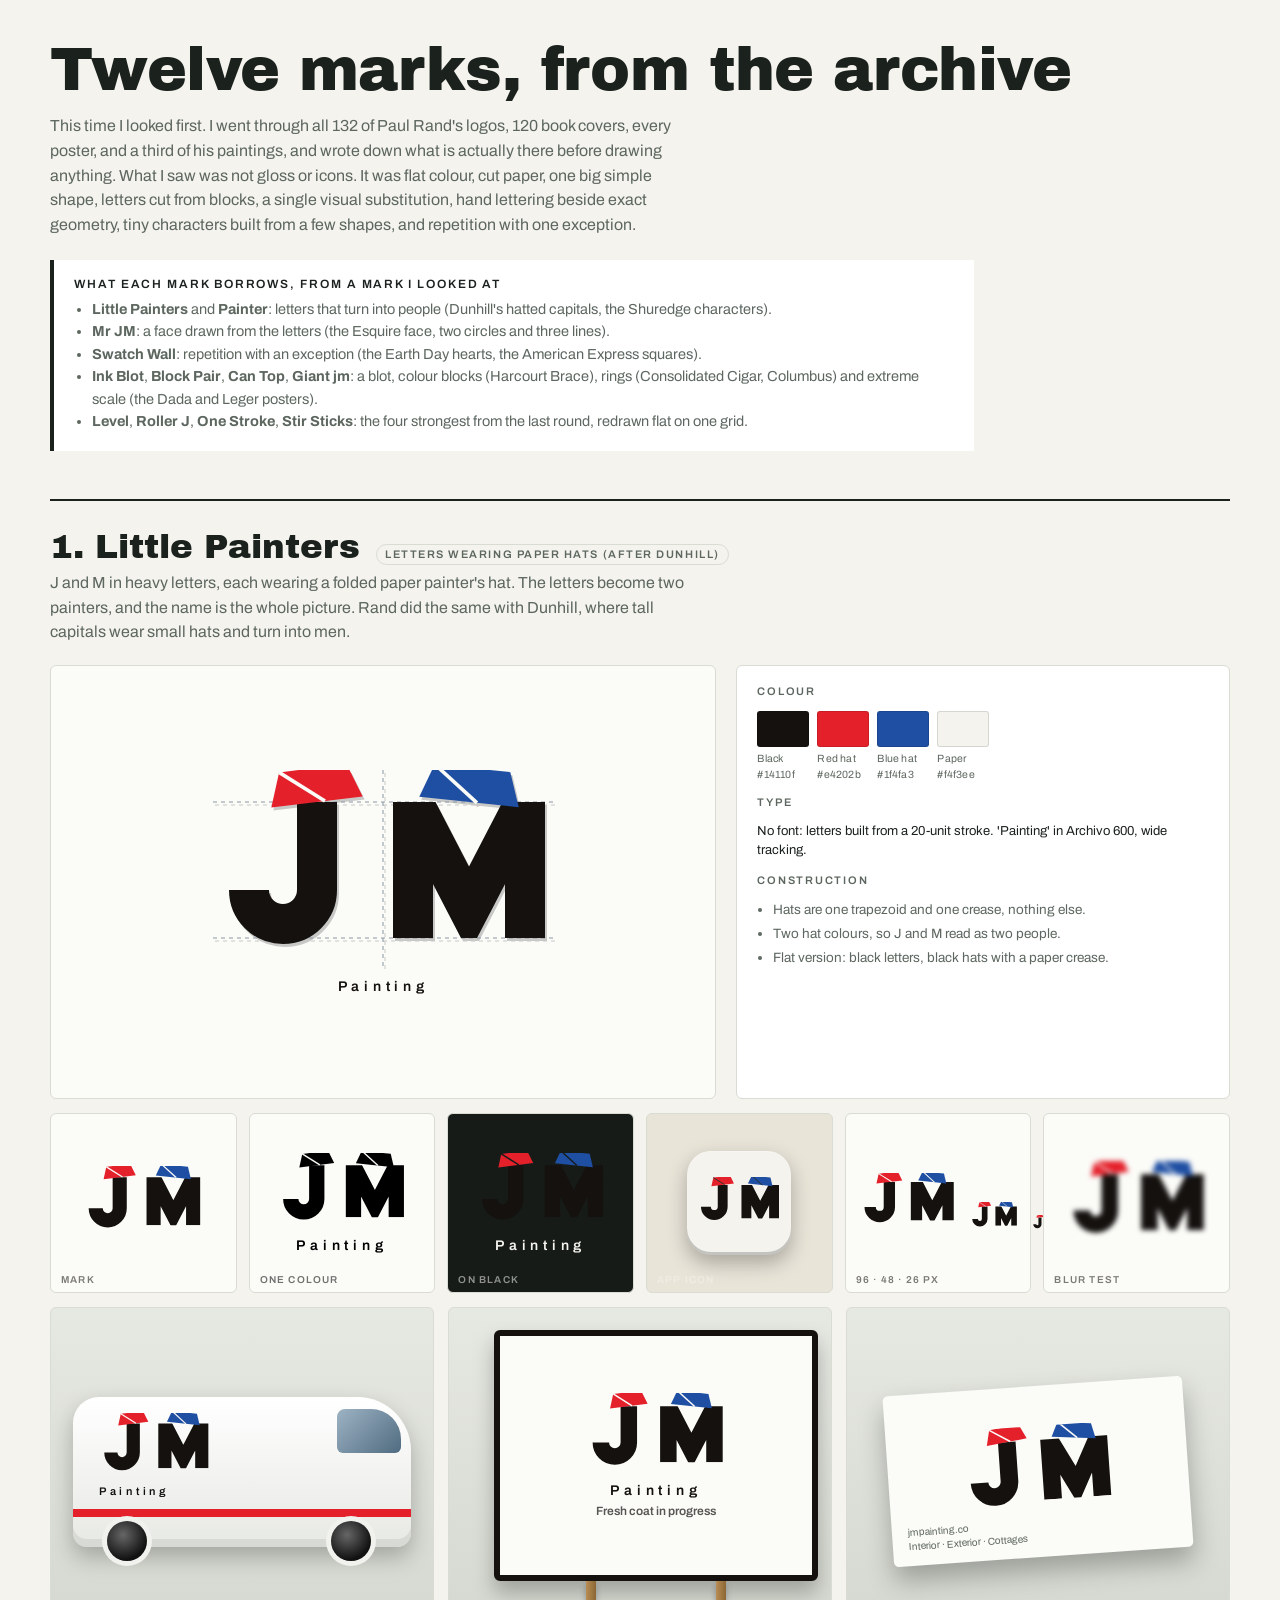
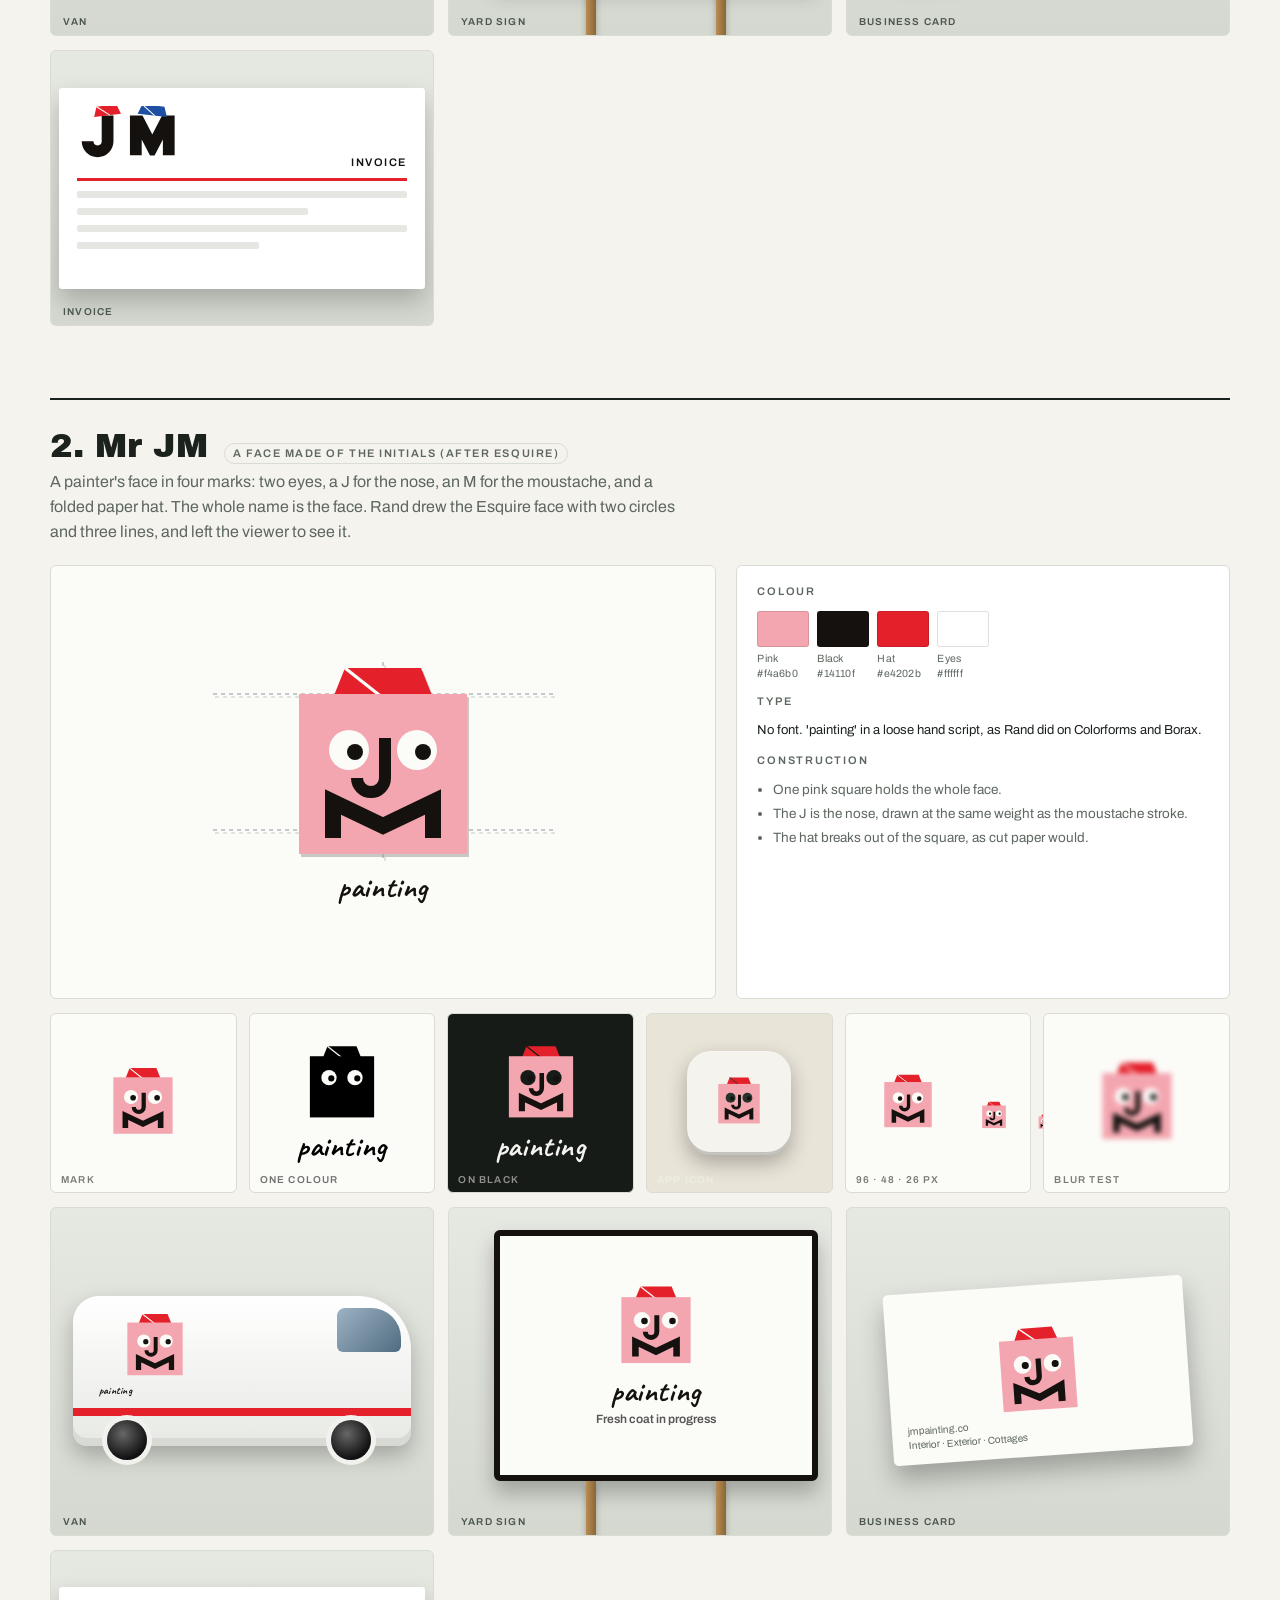
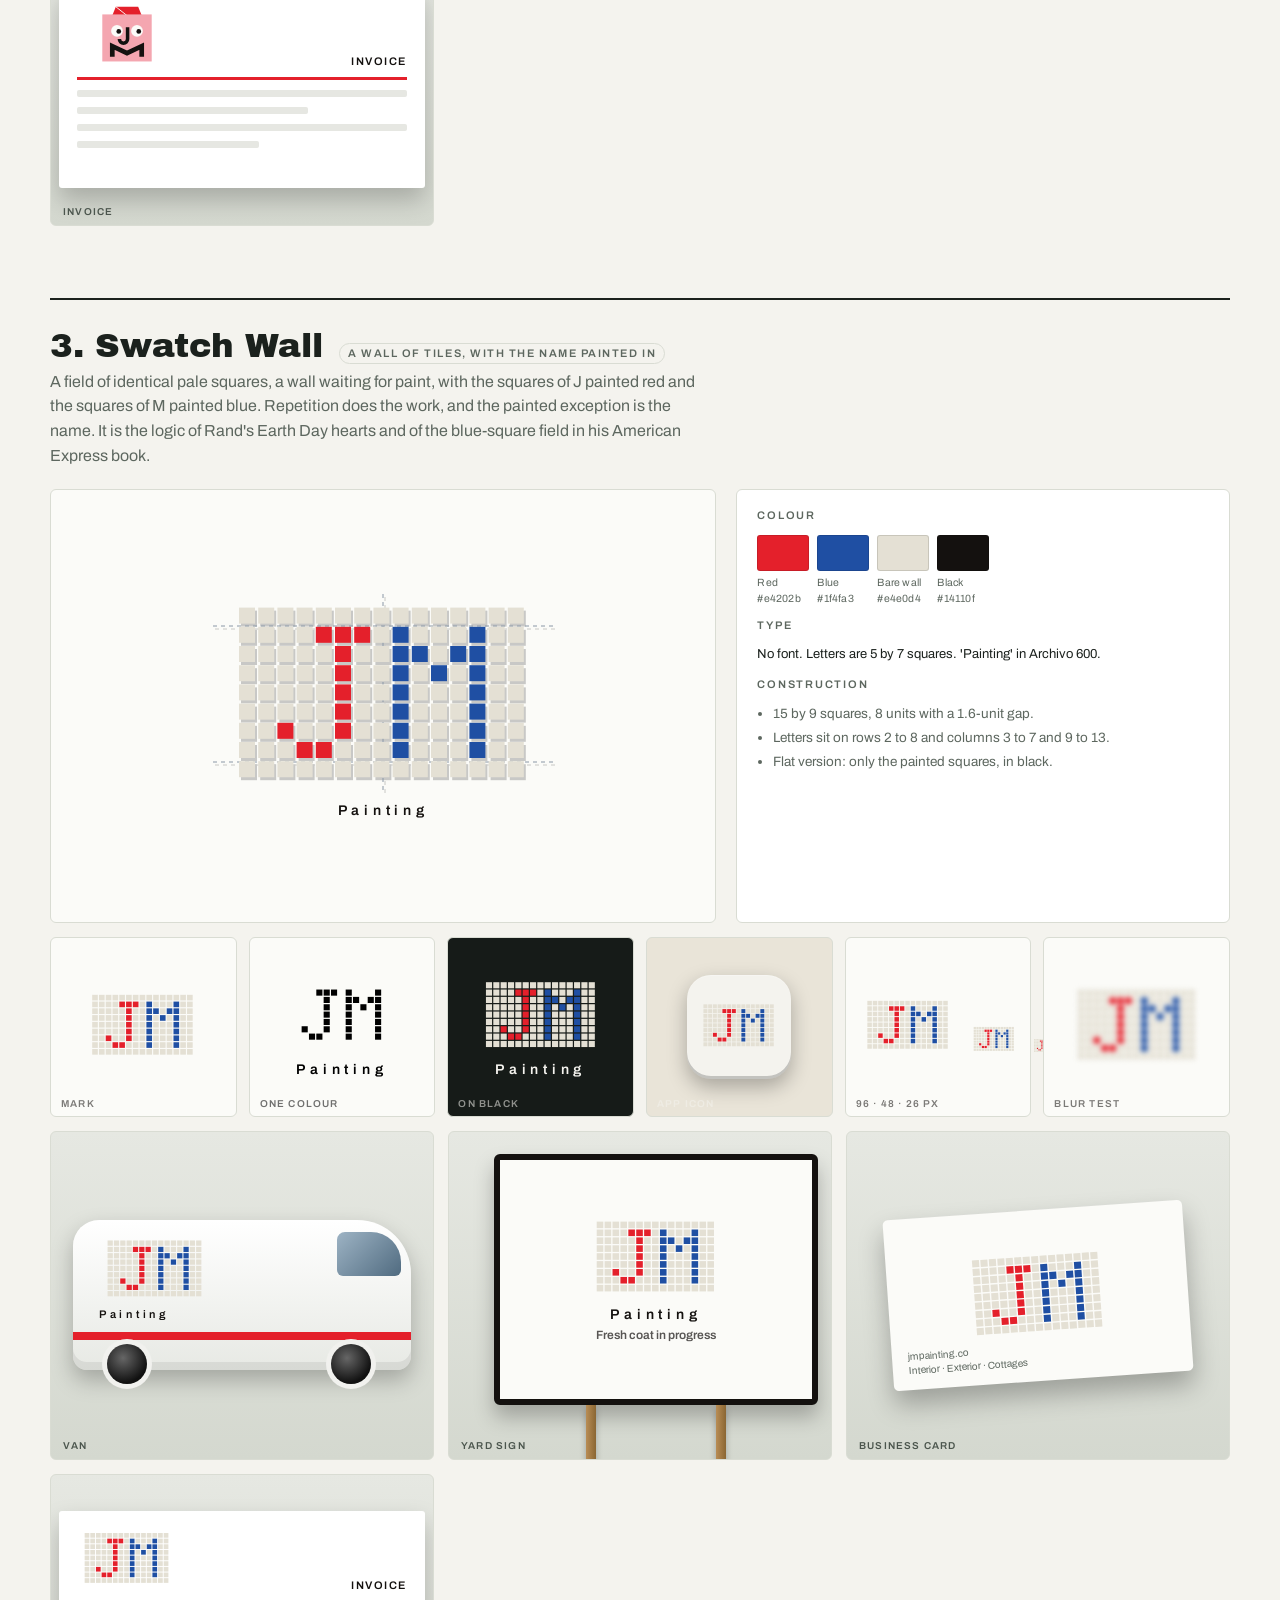
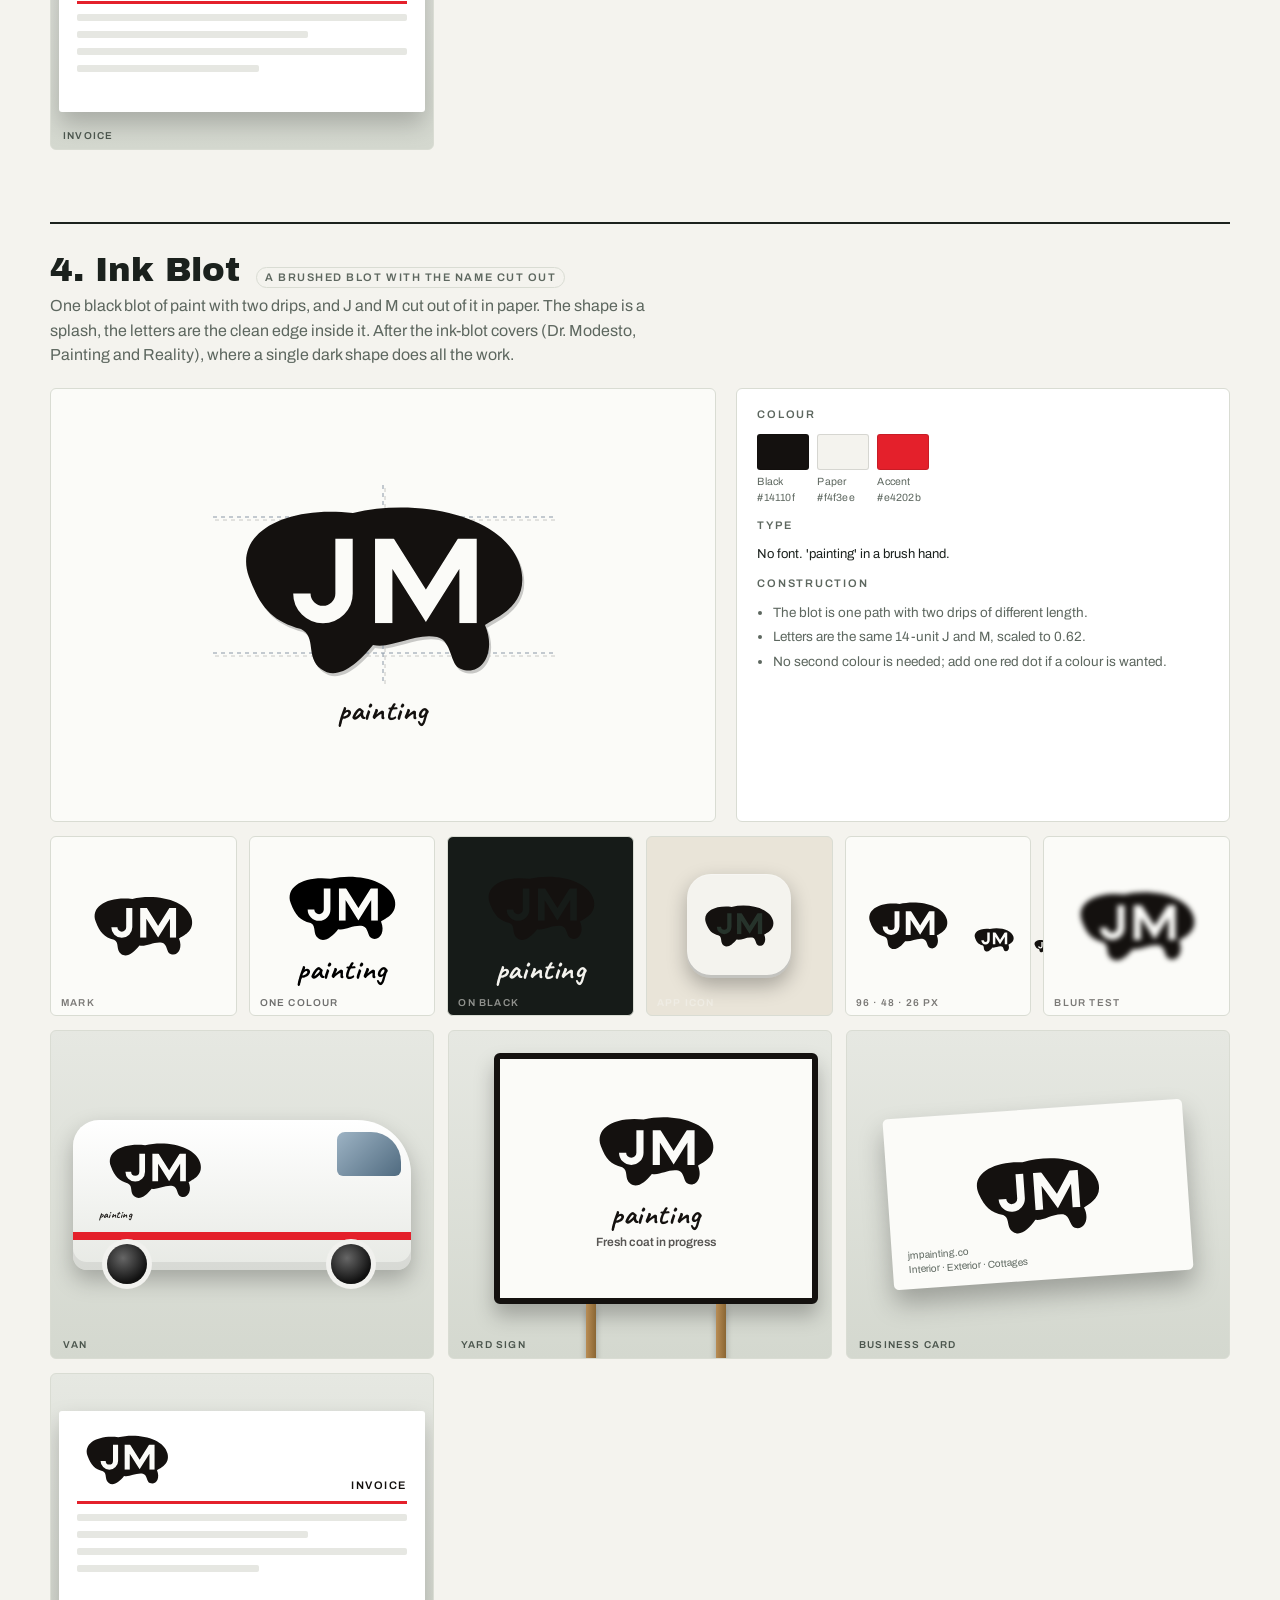
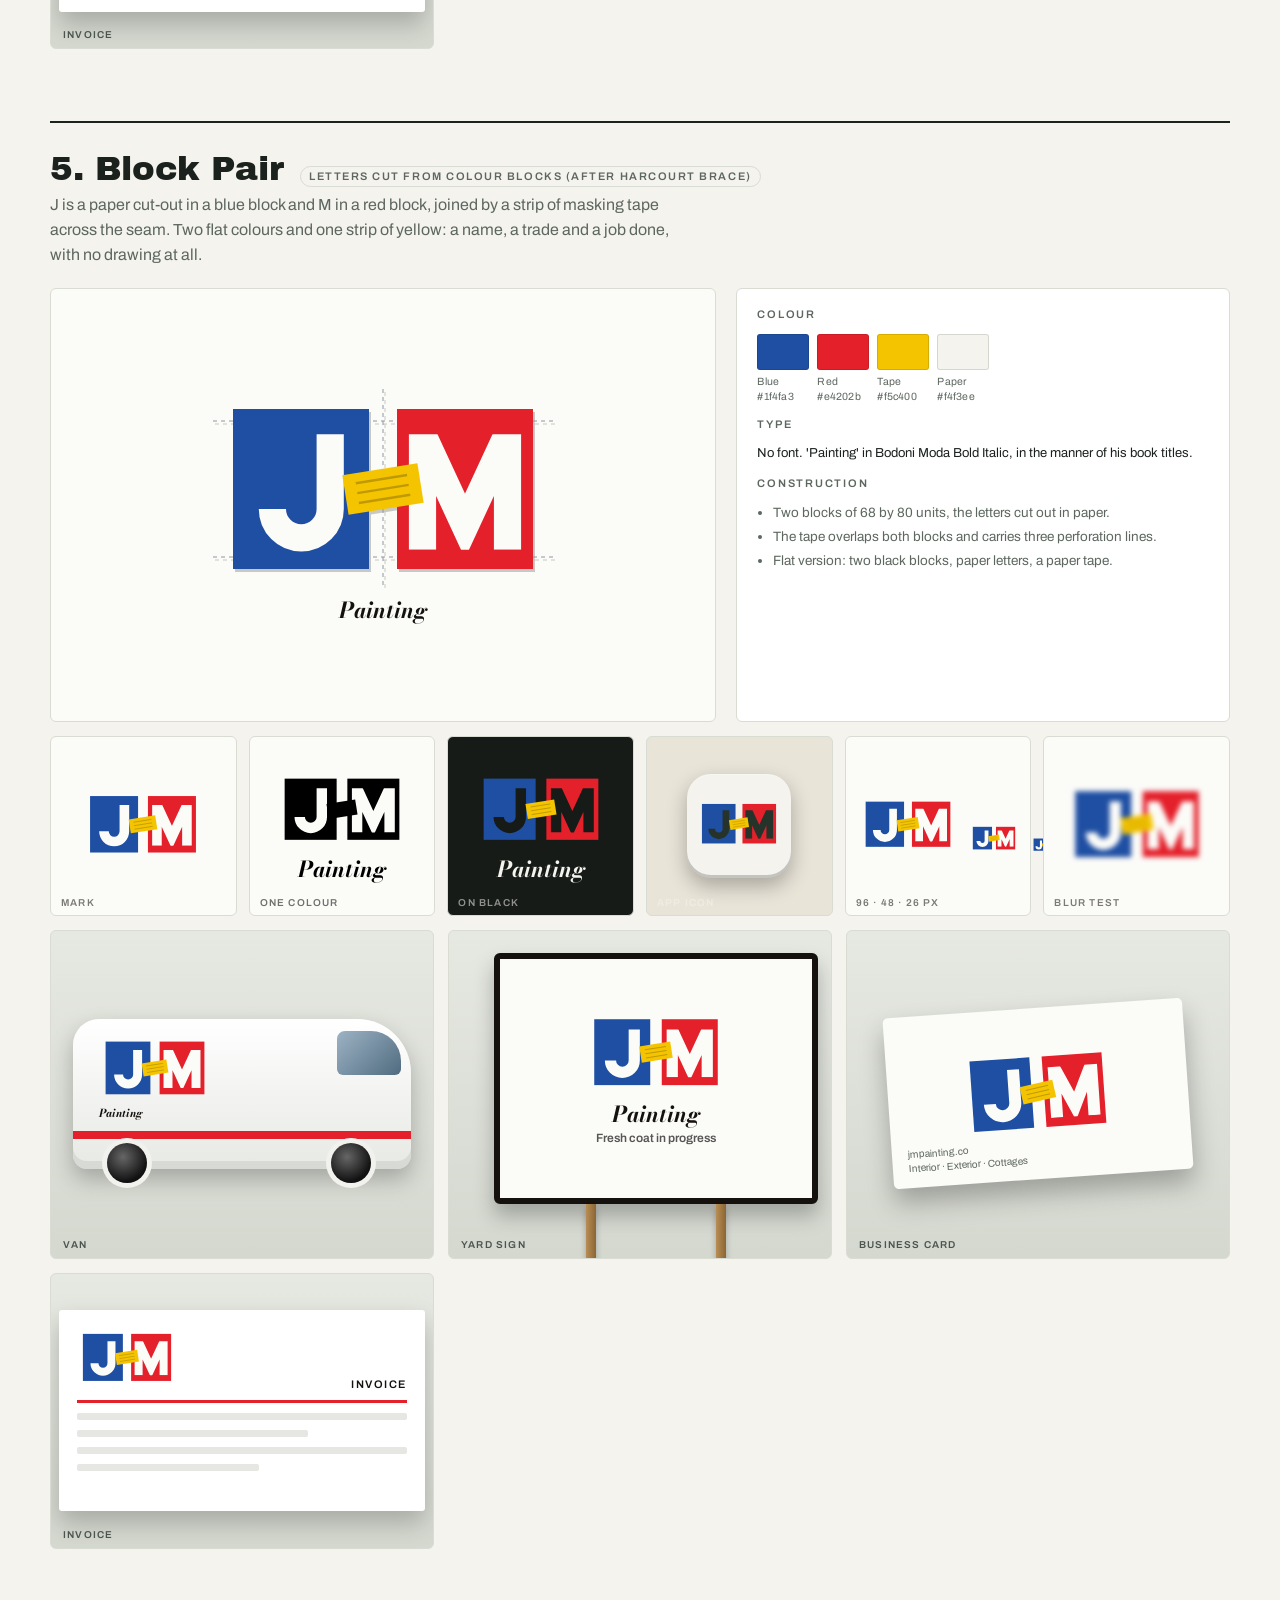
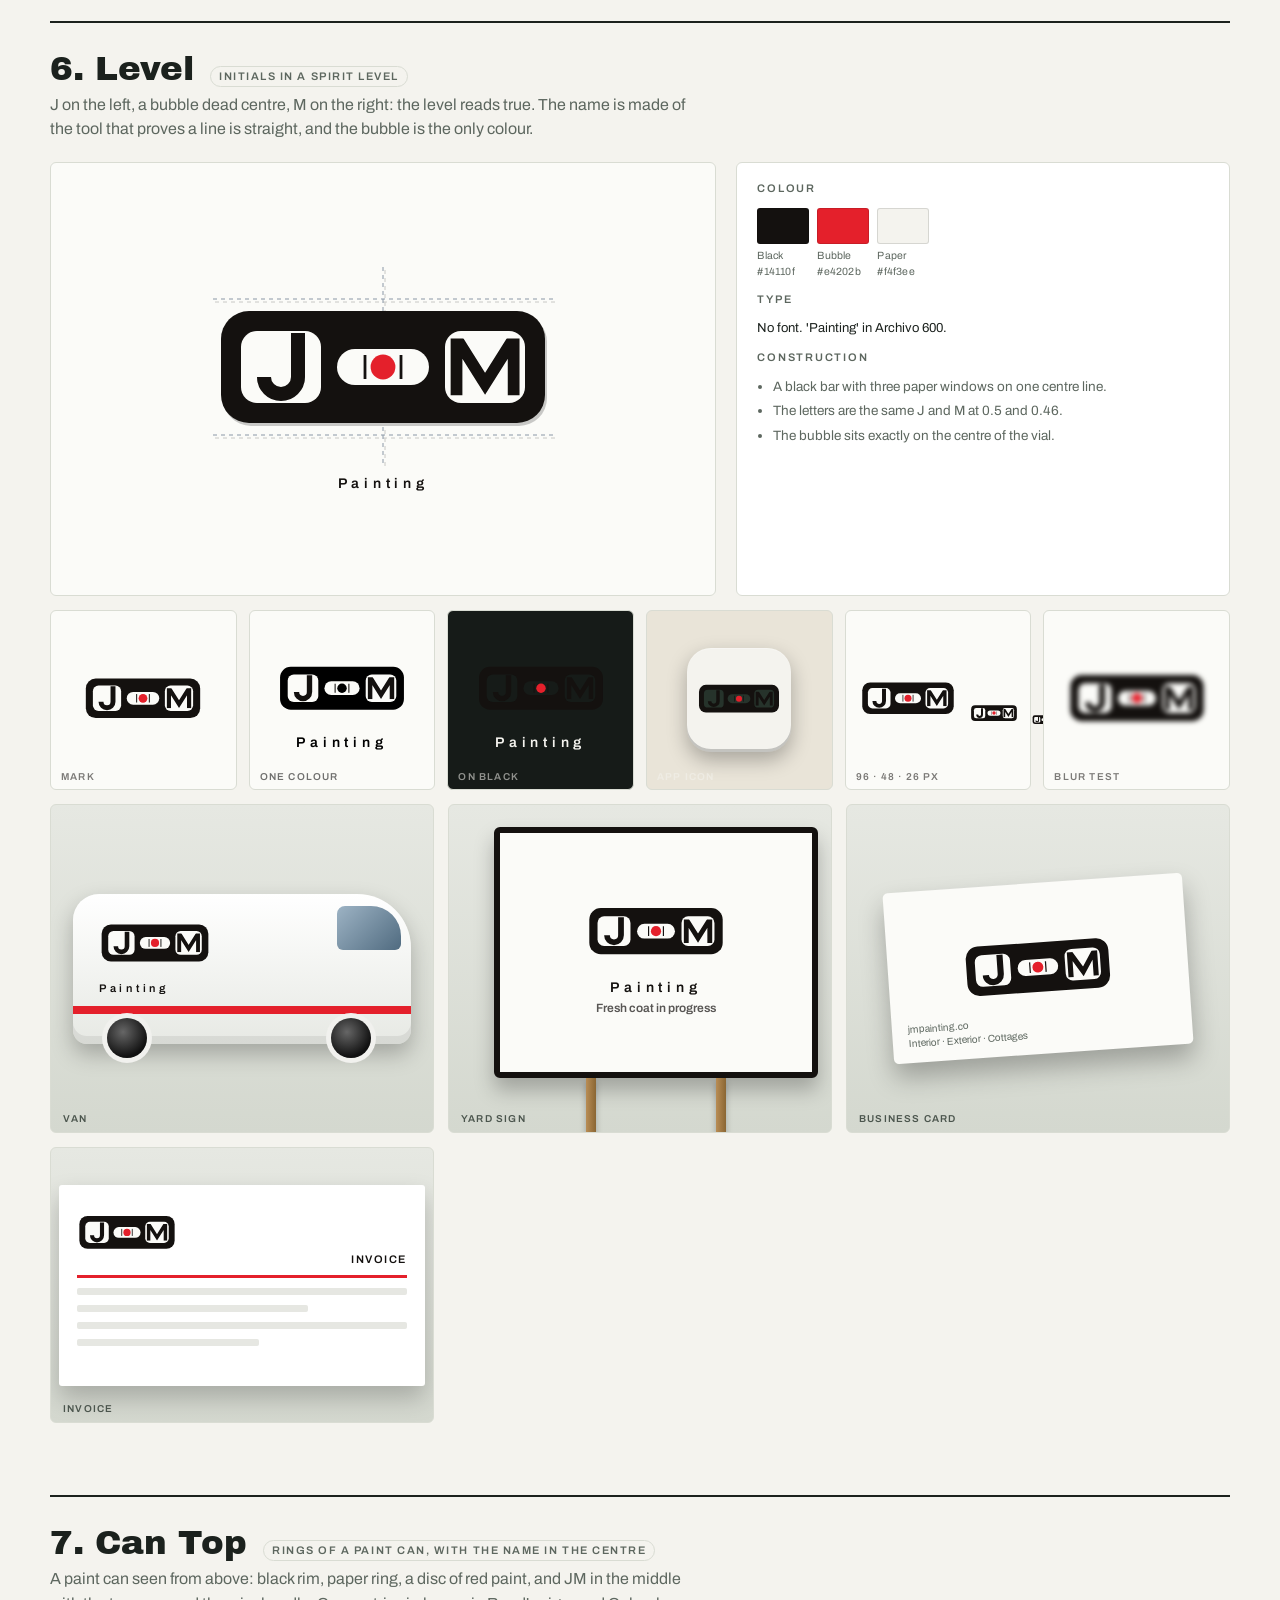
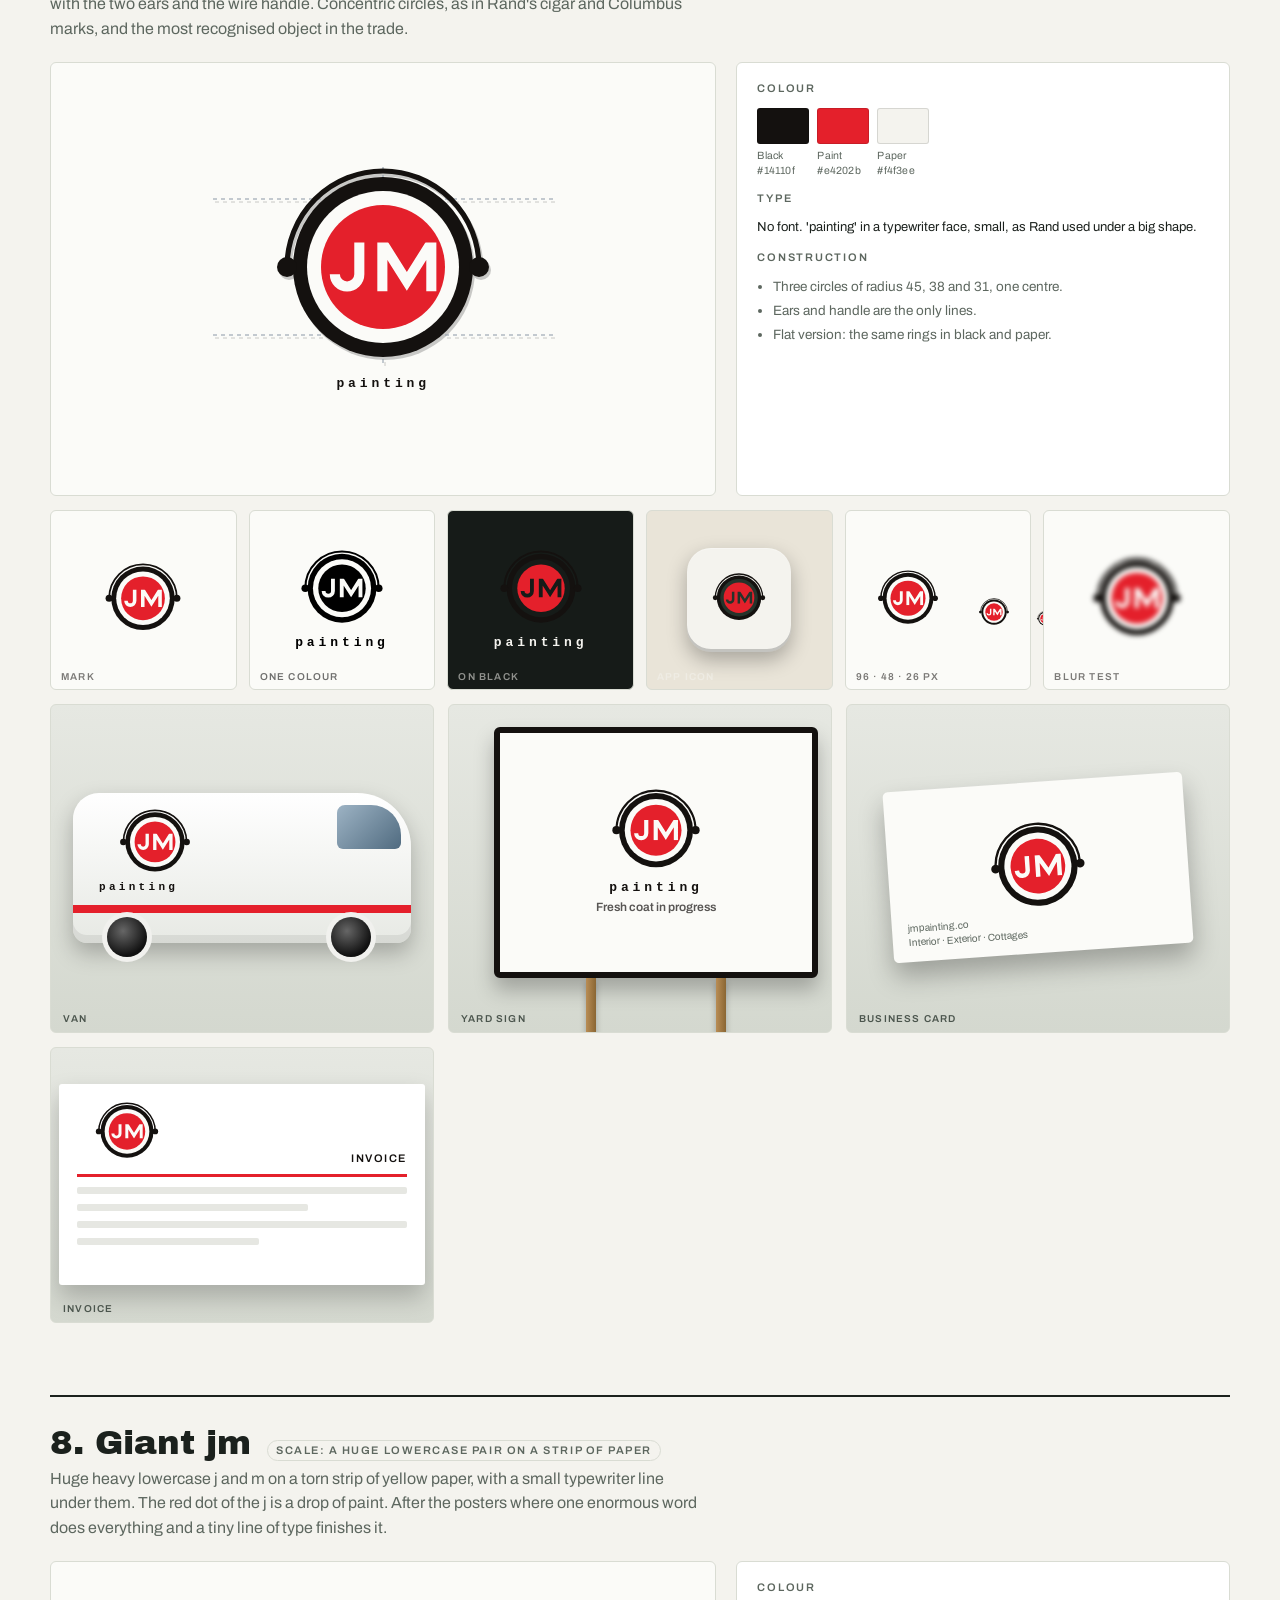
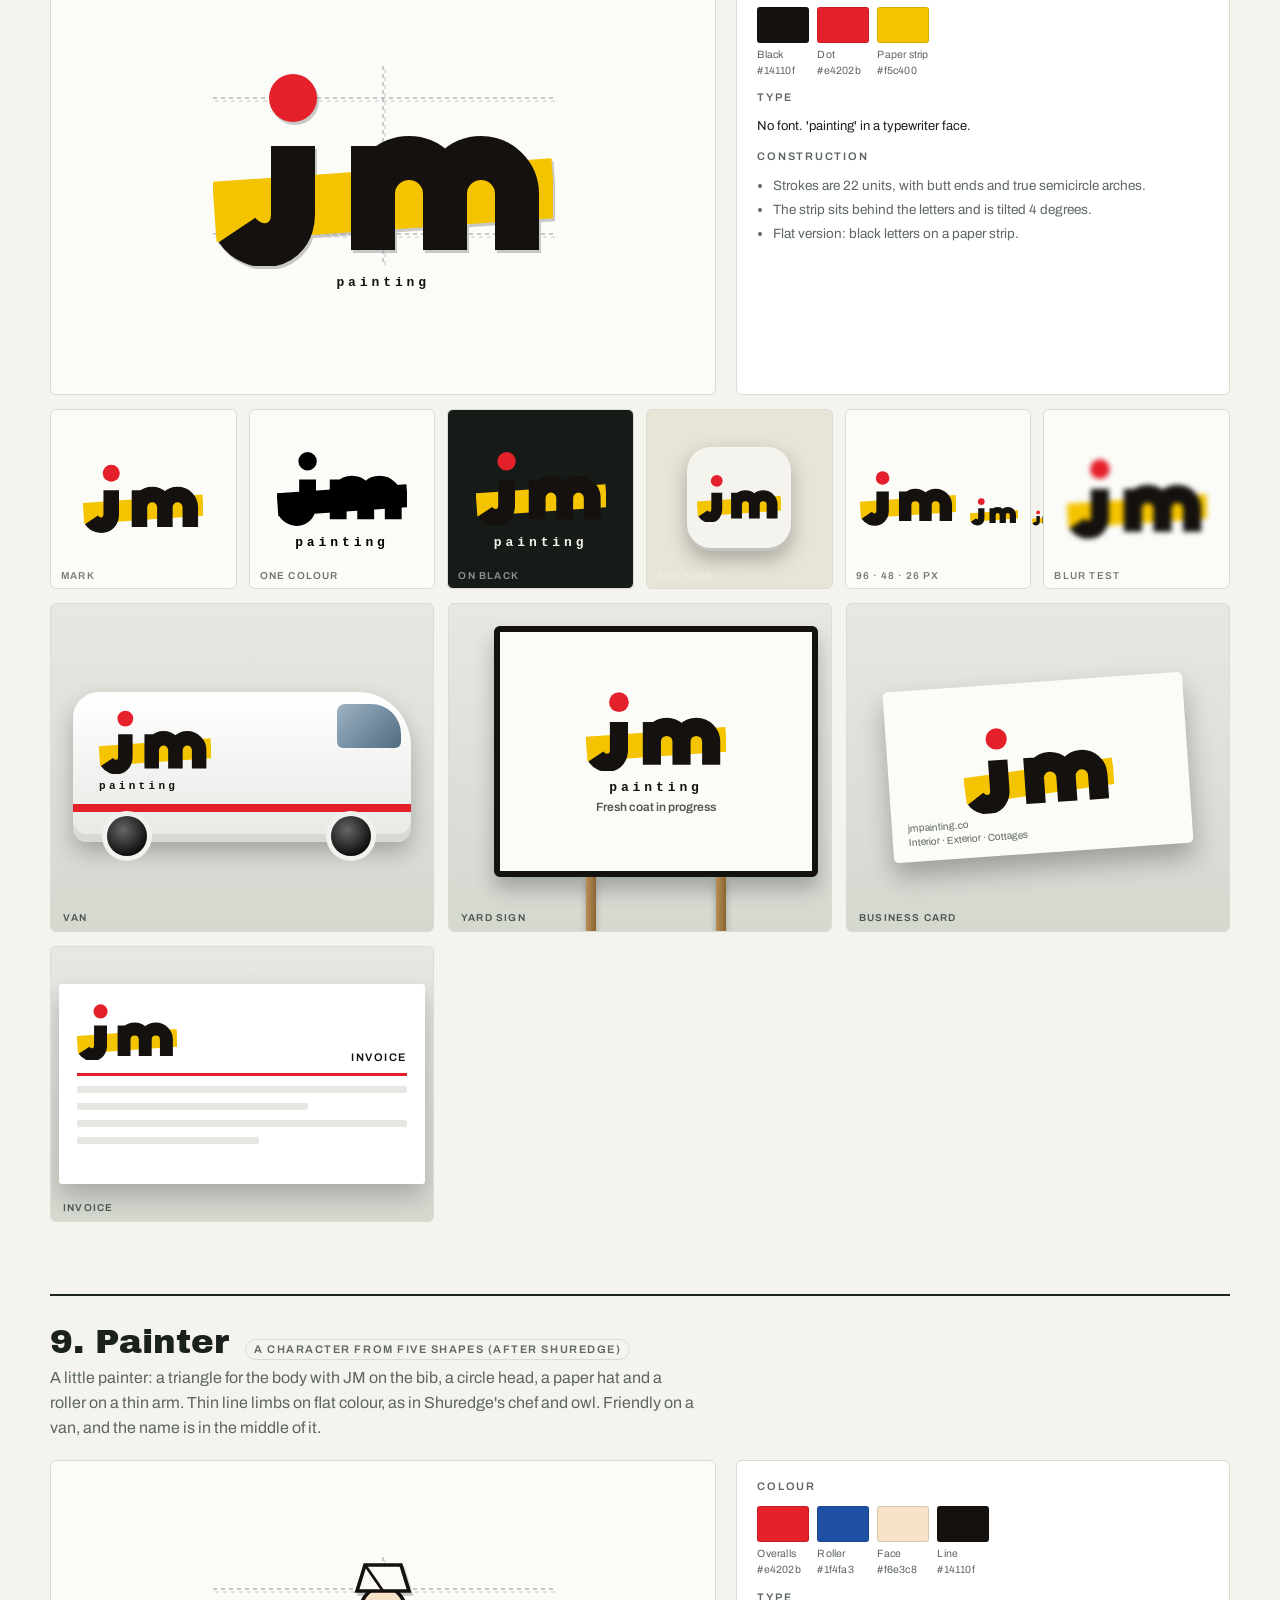
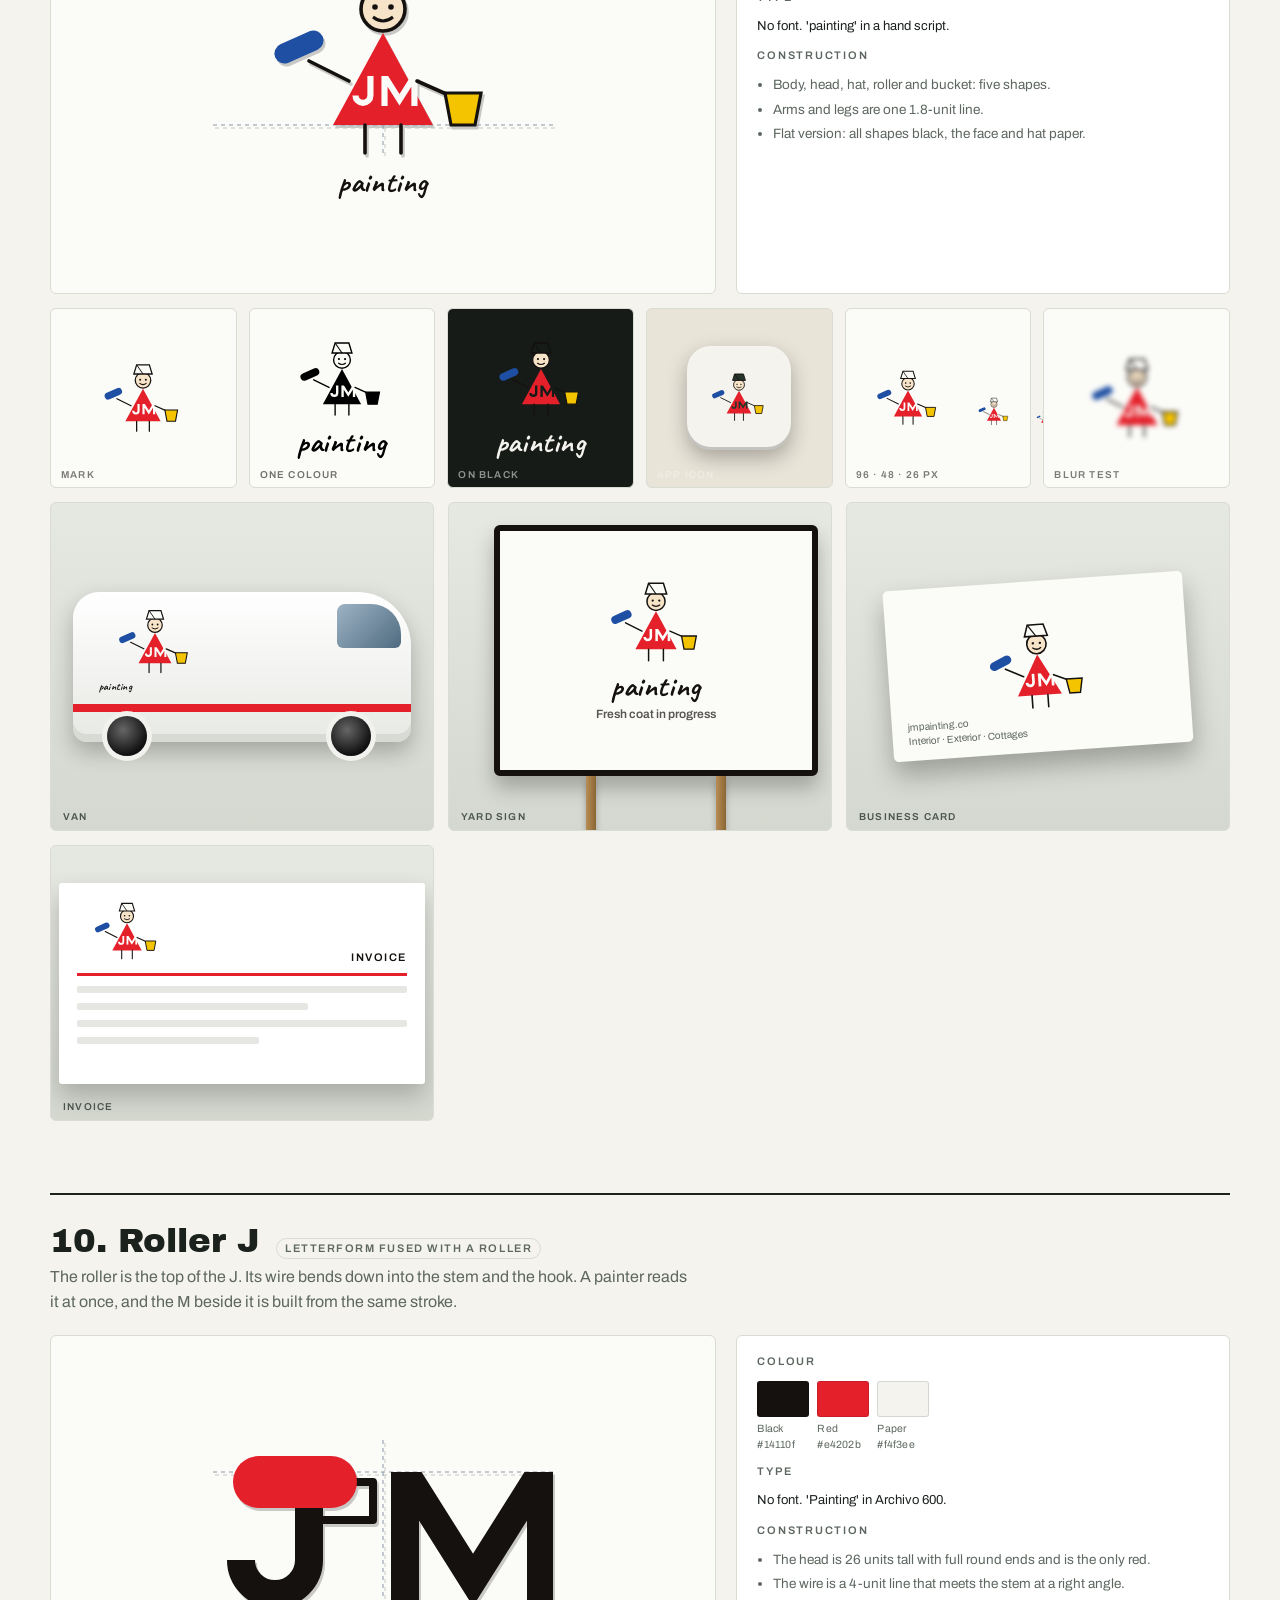
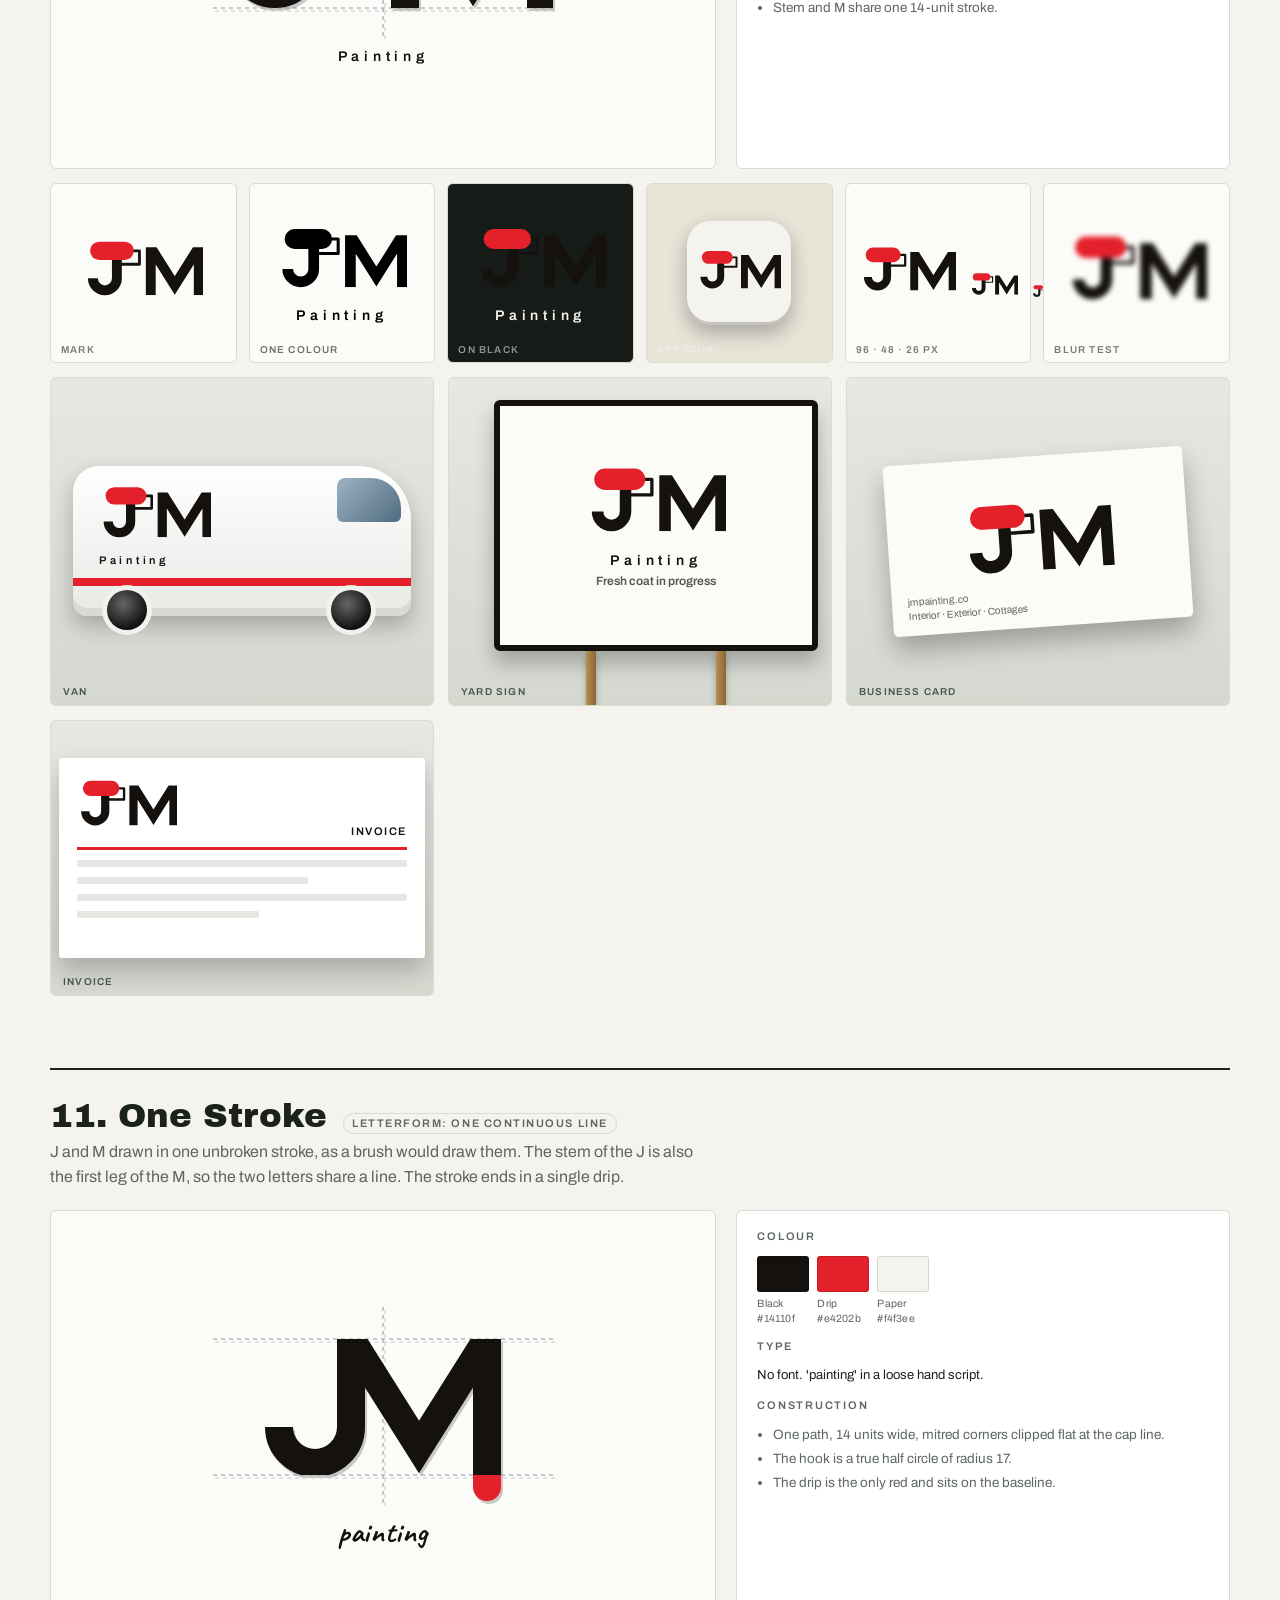
<file: skills/rand/assets/identity-sheet-template.html>
<!doctype html><html><head><meta charset=utf-8><meta name=viewport content='width=device-width,initial-scale=1'></head><body style='margin:0'><title>JM Cut Paper Marks</title>
<meta name="claude:viewport-fit-sides" content="cover">
<link rel="preconnect" href="https://fonts.googleapis.com">
<link rel="preconnect" href="https://fonts.gstatic.com" crossorigin>
<link href="https://fonts.googleapis.com/css2?family=Archivo+Black&family=Archivo:wght@400;600;800&family=Caveat:wght@700&family=Bodoni+Moda:ital,wght@0,700;0,900;1,700&display=swap" rel="stylesheet">
<style>
/* Layout: one flagship per section. A large hero on the left, the specification on the right, then the system row, then the mockups. */
:root { --bg:#f4f3ee; --fg:#1b211d; --muted:#5d675f; --line:#d9dcd3; --card:#fff; --brand:#26332b;
  --display:"Archivo Black","Arial Black",system-ui,sans-serif; --text:"Archivo",system-ui,-apple-system,"Segoe UI",sans-serif; }
@media (prefers-color-scheme: dark){ :root:not([data-theme="light"]){ --bg:#101411; --fg:#eef0ea; --muted:#a2aba3; --line:#2b322d; --card:#181d19; color-scheme:dark; } }
body{margin:0;background:var(--bg);color:var(--fg);font-family:var(--text)}
.wrap{max-width:1180px;margin:0 auto;padding:40px max(16px,env(safe-area-inset-right,0px)) 80px max(16px,env(safe-area-inset-left,0px))}
h1{font:400 clamp(34px,5.6vw,60px)/1 var(--display);margin:0 0 14px;letter-spacing:-.01em}
.lede{max-width:70ch;color:var(--muted);line-height:1.55;margin:0 0 14px;font-size:16px}.lede b{color:var(--fg)}
.crit{margin:22px 0 48px;padding:18px 20px;border-left:4px solid var(--fg);background:var(--card);max-width:880px}
.crit h2{margin:0 0 8px;font:600 12px/1 var(--text);letter-spacing:.16em;text-transform:uppercase}
.crit ul{margin:0;padding-left:18px;line-height:1.55;color:var(--muted);font-size:14.5px}
section.flag{margin:0 0 72px;padding-top:28px;border-top:2px solid var(--fg)}
.flag header{display:flex;flex-wrap:wrap;gap:8px 16px;align-items:baseline;margin-bottom:6px}
.flag h2{font:400 clamp(24px,3.4vw,34px)/1.05 var(--display);margin:0}
.tag{font:600 11px/1 var(--text);letter-spacing:.14em;text-transform:uppercase;color:var(--muted);border:1px solid var(--line);padding:4px 8px;border-radius:99px}
.idea{max-width:72ch;color:var(--muted);line-height:1.55;margin:0 0 20px}
.top{display:grid;grid-template-columns:minmax(0,1.35fr) minmax(0,1fr);gap:20px;align-items:stretch}
@media(max-width:860px){.top{grid-template-columns:minmax(0,1fr)}.hero{min-height:260px;padding:20px}.spec{padding:16px}.sys{grid-template-columns:repeat(2,minmax(0,1fr))}.ctx{grid-template-columns:minmax(0,1fr)}}
.hero,.spec,.cell,.mock{min-width:0}.lock-v>div,.lock-h>div{max-width:100%}.lock-v svg,.lock-h svg{width:100%;height:auto;display:block}
.lock-v{max-width:100%;min-width:0}.hero .lock-v{width:min(340px,100%)}.hero .lock-v>div{width:100%!important}.word{text-align:center}.hero svg{filter:drop-shadow(2.5px 3.5px 0 rgba(0,0,0,.2))}.hero{--ink:var(--i);background:#fbfbf8;color:var(--ink);border:1px solid var(--line);border-radius:6px;display:grid;place-items:center;min-height:360px;padding:36px}
.spec{background:var(--card);border:1px solid var(--line);border-radius:6px;padding:20px;display:grid;gap:14px;align-content:start;font-size:13.5px;line-height:1.5}
.spec h3{margin:0;font:600 11px/1 var(--text);letter-spacing:.16em;text-transform:uppercase;color:var(--muted)}
.sw{display:flex;gap:8px;flex-wrap:wrap}.sw div{width:52px}.sw i{display:block;height:34px;border-radius:3px;border:1px solid rgba(0,0,0,.12)}.sw span{display:block;font-size:10.5px;margin-top:4px;color:var(--muted);letter-spacing:.02em}
.spec ul{margin:0;padding-left:16px;color:var(--muted)}.spec li{margin:0 0 4px}
.typespec{font-size:13px}.typespec b{font-weight:600}
.sys{display:grid;grid-template-columns:repeat(auto-fit,minmax(170px,1fr));gap:12px;margin-top:14px}
.cell{border:1px solid var(--line);border-radius:6px;min-height:150px;display:grid;place-items:center;padding:14px;position:relative;background:#fbfbf8;color:var(--ink);--ink:var(--i)}
.cell small{position:absolute;left:10px;bottom:7px;font:600 10px/1 var(--text);letter-spacing:.12em;text-transform:uppercase;opacity:.55}
.cell.dark{background:#161b18;--ink:#f4f3ee;--acc:var(--acc2);--pk:#161b18}.cell.brand{background:var(--brand);--ink:#f4f3ee;--acc:var(--acc2);--pk:#26332b}.hero,.cell,.mock{--pk:#fbfbf8}.cell.dark{--pk:#161b18}.cell.brand{--pk:#26332b}
.cell.mono{--ink:#000}.cell svg .guides{display:none}
.icon{width:104px;height:104px;border-radius:24px;display:grid;place-items:center;background:var(--brand);box-shadow:0 8px 20px rgba(0,0,0,.28),inset 0 1px 0 rgba(255,255,255,.25),inset 0 -3px 0 rgba(0,0,0,.2)}
.sizes{display:flex;align-items:flex-end;gap:14px}.blurred svg{filter:blur(2.4px)}
.ctx{display:grid;grid-template-columns:repeat(auto-fit,minmax(min(100%,300px),1fr));gap:14px;margin-top:14px}
.mock{border:1px solid var(--line);border-radius:6px;padding:22px;background:linear-gradient(180deg,#e6e8e2,#d4d8cf);display:grid;place-items:center;min-height:230px;position:relative;overflow:hidden}
.mock small{position:absolute;left:12px;bottom:8px;font:600 10px/1 var(--text);letter-spacing:.12em;text-transform:uppercase;color:#4b554d}
.van{position:relative;width:min(100%,340px);height:150px;background:linear-gradient(180deg,#fff,#e7e9e4);border-radius:26px 54px 14px 14px;box-shadow:0 10px 22px rgba(0,0,0,.25),inset 0 -8px 0 rgba(0,0,0,.07);display:grid;place-items:center;color:var(--ink);--ink:var(--i)}
.van:before{content:"";position:absolute;right:10px;top:12px;width:64px;height:44px;background:linear-gradient(135deg,#9db3c4,#506b80);border-radius:8px 30px 6px 6px}
.van .wh{position:absolute;bottom:-14px;width:40px;height:40px;border-radius:50%;background:radial-gradient(circle at 40% 35%,#666,#111 70%);box-shadow:0 0 0 5px #f1f1ee}
.van .stripe{position:absolute;left:0;right:0;bottom:30px;height:8px;background:var(--acc)}
.van .art{position:absolute;left:26px;top:16px;display:flex;flex-direction:column;align-items:flex-start;gap:4px}.van .art .word{font-size:11px!important}
.sign{width:min(100%,260px);display:grid;justify-items:center}
.sign .board{width:100%;aspect-ratio:4/3;background:#fbfbf8;border:6px solid var(--ink);border-radius:6px;display:grid;place-items:center;box-shadow:0 12px 20px rgba(0,0,0,.25);color:var(--ink);--ink:var(--i);gap:6px;padding:10px;align-content:center;text-align:center;font:600 12px/1.2 var(--text)}
.sign .stakes{display:flex;gap:120px}.sign .stakes i{width:10px;height:56px;background:linear-gradient(90deg,#b98d55,#8a6633);box-shadow:0 4px 6px rgba(0,0,0,.25)}
.card2{width:min(100%,300px);aspect-ratio:1.75;background:#fbfbf8;border-radius:5px;box-shadow:0 14px 26px rgba(0,0,0,.28);transform:rotate(-4deg);display:grid;place-items:center;color:var(--ink);--ink:var(--i);position:relative}
.card2 .meta{position:absolute;left:16px;bottom:12px;font:400 10px/1.4 var(--text);color:#5d675f}
.inv{width:min(100%,330px);background:#fff;border-radius:3px;box-shadow:0 12px 24px rgba(0,0,0,.22);padding:18px 18px 40px;color:var(--ink);--ink:var(--i)}
.inv .row{display:flex;justify-content:space-between;align-items:flex-end;border-bottom:3px solid var(--acc);padding-bottom:10px}
.inv .lines i{display:block;height:7px;background:#e6e7e2;margin-top:10px;border-radius:2px}
.inv .lines i:nth-child(2){width:70%}.inv .lines i:nth-child(4){width:55%}
.lock-h{display:flex;align-items:center;gap:12px}.lock-v{display:flex;flex-direction:column;align-items:center;gap:10px}
.word{white-space:nowrap;line-height:1;color:var(--ink)}
.foot{margin-top:24px;color:var(--muted);font-size:14px;max-width:72ch;line-height:1.55}
</style>

<div class="wrap">
  <h1>Twelve marks, from the archive</h1>
  <p class="lede">This time I looked first. I went through all 132 of Paul Rand's logos, 120 book covers, every poster, and a third of his paintings, and wrote down what is actually there before drawing anything. What I saw was not gloss or icons. It was flat colour, cut paper, one big simple shape, letters cut from blocks, a single visual substitution, hand lettering beside exact geometry, tiny characters built from a few shapes, and repetition with one exception.</p>
  <div class="crit"><h2>What each mark borrows, from a mark I looked at</h2>
    <ul>
      <li><b>Little Painters</b> and <b>Painter</b>: letters that turn into people (Dunhill's hatted capitals, the Shuredge characters).</li>
      <li><b>Mr JM</b>: a face drawn from the letters (the Esquire face, two circles and three lines).</li>
      <li><b>Swatch Wall</b>: repetition with an exception (the Earth Day hearts, the American Express squares).</li>
      <li><b>Ink Blot</b>, <b>Block Pair</b>, <b>Can Top</b>, <b>Giant jm</b>: a blot, colour blocks (Harcourt Brace), rings (Consolidated Cigar, Columbus) and extreme scale (the Dada and Leger posters).</li>
      <li><b>Level</b>, <b>Roller J</b>, <b>One Stroke</b>, <b>Stir Sticks</b>: the four strongest from the last round, redrawn flat on one grid.</li>
    </ul></div>
  <div id="root"></div>
  <p class="foot">Tell me which two you want taken to finished artwork. I will redraw the letterforms by hand, build the full file set (SVG, PDF, favicon and app icons), and write the usage page.</p>
</div>


  <p class="foot">Tell me the three you like best. I will redraw them by hand on a proper grid, test them in more places and write the usage page.</p>
</div>

  <p class="foot">Tell me which of these feels closest. I will refine that one by hand and look again at the archive for the details, before anything is called finished.</p>
</div>
<script>
/* Flat, solid colour, cut-paper layering. Cap line y=16, baseline y=84. Letters are constructed from strokes, never set in a font. */
var INK = "#14110f", RED = "#e4202b", BLUE = "#1f4fa3", YEL = "#f5c400", PINK = "#f4a6b0", GRN = "#1e7a3f", CREAM = "#f6e3c8", STONE = "#e4e0d4", TAN = "#d9ac6c";
var KO = "var(--pk,#fbfbf8)";
function B(f, v) { return f ? "#000" : v; }
var uid = 0;
var CL = function (k) { return '<clipPath id="' + k + 'cl"><rect x="-60" y="16" width="320" height="68"/></clipPath>'; };
function Jp(x, c, w) { return '<path d="M' + x + ' 16V60A17 17 0 0 1 ' + (x - 34) + ' 60" fill="none" stroke="' + c + '" stroke-width="' + (w || 14) + '"/>'; }
function Mp(x0, c, k, w, sp) { sp = sp || 68; return '<g clip-path="url(#' + k + 'cl)"><path d="M' + x0 + ' 84V16L' + (x0 + sp / 2) + ' 70L' + (x0 + sp) + ' 16V84" fill="none" stroke="' + c + '" stroke-width="' + (w || 14) + '" stroke-linejoin="miter" stroke-miterlimit="14"/></g>'; }
function hat(cx, y, w, c, f, rot) { var h = 17, by = y + h; return '<g transform="rotate(' + (rot || 0) + ' ' + cx + ' ' + by + ')"><polygon points="' + (cx - w / 2) + ',' + by + ' ' + (cx + w / 2) + ',' + by + ' ' + (cx + w / 2 - 6) + ',' + y + ' ' + (cx - w / 2 + 6) + ',' + y + '" fill="' + B(f, c) + '"/><path d="M' + (cx - w / 2 + 6) + ' ' + y + 'L' + (cx + 4) + ' ' + by + '" stroke="' + KO + '" stroke-width="1.8" fill="none"/></g>'; }

var CONCEPTS = [
  { name: "Little Painters", tag: "Letters wearing paper hats (after Dunhill)", ink: INK, acc: RED, word: "type",
    idea: "J and M in heavy letters, each wearing a folded paper painter's hat. The letters become two painters, and the name is the whole picture. Rand did the same with Dunhill, where tall capitals wear small hats and turn into men.",
    swatches: [[INK, "Black"], [RED, "Red hat"], [BLUE, "Blue hat"], ["#f4f3ee", "Paper"]], type: "No font: letters built from a 20-unit stroke. 'Painting' in Archivo 600, wide tracking.",
    notes: ["Hats are one trapezoid and one crease, nothing else.", "Two hat colours, so J and M read as two people.", "Flat version: black letters, black hats with a paper crease."],
    svg: function (k, f) { return '<defs>' + CL(k) + '</defs>' + Jp(52, B(f, INK), 20) + Mp(100, B(f, INK), k, 20, 56) + hat(52, -1, 46, RED, f, -7) + hat(128, -1, 50, BLUE, f, 6); } },
  { name: "Mr JM", tag: "A face made of the initials (after Esquire)", ink: INK, acc: RED, word: "hand",
    idea: "A painter's face in four marks: two eyes, a J for the nose, an M for the moustache, and a folded paper hat. The whole name is the face. Rand drew the Esquire face with two circles and three lines, and left the viewer to see it.",
    swatches: [[PINK, "Pink"], [INK, "Black"], [RED, "Hat"], ["#ffffff", "Eyes"]], type: "No font. 'painting' in a loose hand script, as Rand did on Colorforms and Borax.",
    notes: ["One pink square holds the whole face.", "The J is the nose, drawn at the same weight as the moustache stroke.", "The hat breaks out of the square, as cut paper would."],
    svg: function (k, f) { return '<polygon points="60,18 110,18 104,3 66,3" fill="' + B(f, RED) + '"/><path d="M66 3L85 18" stroke="' + KO + '" stroke-width="1.6" fill="none"/><rect x="43" y="16" width="84" height="80" fill="' + B(f, PINK) + '"/><circle cx="68" cy="44" r="10" fill="' + KO + '"/><circle cx="102" cy="44" r="10" fill="' + KO + '"/><circle cx="71" cy="45" r="4" fill="' + B(f, INK) + '"/><circle cx="105" cy="45" r="4" fill="' + B(f, INK) + '"/><path d="M86 38V58A7 7 0 0 1 72 58" fill="none" stroke="' + B(f, INK) + '" stroke-width="6"/><path d="M60 88V70L85 82L110 70V88" fill="none" stroke="' + B(f, INK) + '" stroke-width="8" stroke-linejoin="miter" stroke-miterlimit="12"/>'; } },
  { name: "Swatch Wall", tag: "A wall of tiles, with the name painted in", ink: INK, acc: RED, word: "type",
    idea: "A field of identical pale squares, a wall waiting for paint, with the squares of J painted red and the squares of M painted blue. Repetition does the work, and the painted exception is the name. It is the logic of Rand's Earth Day hearts and of the blue-square field in his American Express book.",
    swatches: [[RED, "Red"], [BLUE, "Blue"], [STONE, "Bare wall"], [INK, "Black"]], type: "No font. Letters are 5 by 7 squares. 'Painting' in Archivo 600.",
    notes: ["15 by 9 squares, 8 units with a 1.6-unit gap.", "Letters sit on rows 2 to 8 and columns 3 to 7 and 9 to 13.", "Flat version: only the painted squares, in black."],
    svg: function (k, f) { var J = ["00111", "00010", "00010", "00010", "00010", "10010", "01100"], M = ["10001", "11011", "10101", "10001", "10001", "10001", "10001"]; var out = '', P = 9.6, ox = 13, oy = 6.8; for (var r = 0; r < 9; r++) for (var c = 0; c < 15; c++) { var jr = r - 1, jc = c - 2, mc = c - 8, col = null; if (jr >= 0 && jr < 7) { if (jc >= 0 && jc < 5 && J[jr][jc] === '1') col = RED; else if (mc >= 0 && mc < 5 && M[jr][mc] === '1') col = BLUE; } if (col) out += '<rect x="' + (ox + c * P).toFixed(1) + '" y="' + (oy + r * P).toFixed(1) + '" width="8" height="8" fill="' + B(f, col) + '"/>'; else if (!f) out += '<rect x="' + (ox + c * P).toFixed(1) + '" y="' + (oy + r * P).toFixed(1) + '" width="8" height="8" fill="' + STONE + '"/>'; } return out; } },
  { name: "Ink Blot", tag: "A brushed blot with the name cut out", ink: INK, acc: RED, word: "hand",
    idea: "One black blot of paint with two drips, and J and M cut out of it in paper. The shape is a splash, the letters are the clean edge inside it. After the ink-blot covers (Dr. Modesto, Painting and Reality), where a single dark shape does all the work.",
    swatches: [[INK, "Black"], ["#f4f3ee", "Paper"], [RED, "Accent"]], type: "No font. 'painting' in a brush hand.",
    notes: ["The blot is one path with two drips of different length.", "Letters are the same 14-unit J and M, scaled to 0.62.", "No second colour is needed; add one red dot if a colour is wanted."],
    svg: function (k, f) { return '<defs>' + CL(k) + '</defs><path d="M18 46C10 24 36 10 70 14C104 6 148 16 154 42C158 60 142 66 136 70C142 84 134 96 124 92C118 90 120 78 112 76C100 74 90 82 80 80C72 90 62 98 54 92C46 86 52 76 44 72C30 68 24 62 18 46Z" fill="' + B(f, INK) + '"/><g transform="translate(30.8 17) scale(.62)">' + Jp(56, KO) + Mp(88, KO, k) + '</g>'; } },
  { name: "Block Pair", tag: "Letters cut from colour blocks (after Harcourt Brace)", ink: INK, acc: RED, word: "bodoni",
    idea: "J is a paper cut-out in a blue block and M in a red block, joined by a strip of masking tape across the seam. Two flat colours and one strip of yellow: a name, a trade and a job done, with no drawing at all.",
    swatches: [[BLUE, "Blue"], [RED, "Red"], [YEL, "Tape"], ["#f4f3ee", "Paper"]], type: "No font. 'Painting' in Bodoni Moda Bold Italic, in the manner of his book titles.",
    notes: ["Two blocks of 68 by 80 units, the letters cut out in paper.", "The tape overlaps both blocks and carries three perforation lines.", "Flat version: two black blocks, paper letters, a paper tape."],
    svg: function (k, f) { return '<defs>' + CL(k) + '</defs><rect x="10" y="10" width="68" height="80" fill="' + B(f, BLUE) + '"/><rect x="92" y="10" width="68" height="80" fill="' + B(f, RED) + '"/><g transform="translate(11 9) scale(.85)">' + Jp(56, KO, 16) + '</g><g transform="translate(45.25 9) scale(.85)">' + Mp(70, KO, k, 16, 50) + '</g><g transform="rotate(-9 85 50)"><rect x="66" y="40" width="38" height="20" fill="' + B(f, YEL) + '"/>' + (f ? '' : '<path d="M72 45H98M72 50H98M72 55H98" stroke="#000" stroke-opacity=".22" stroke-width="1.2"/>') + '</g>'; } },
  { name: "Level", tag: "Initials in a spirit level", ink: INK, acc: RED, word: "type",
    idea: "J on the left, a bubble dead centre, M on the right: the level reads true. The name is made of the tool that proves a line is straight, and the bubble is the only colour.",
    swatches: [[INK, "Black"], [RED, "Bubble"], ["#f4f3ee", "Paper"]], type: "No font. 'Painting' in Archivo 600.",
    notes: ["A black bar with three paper windows on one centre line.", "The letters are the same J and M at 0.5 and 0.46.", "The bubble sits exactly on the centre of the vial."],
    svg: function (k, f) { return '<defs>' + CL(k) + '</defs><rect x="4" y="22" width="162" height="56" rx="14" fill="' + B(f, INK) + '"/><rect x="14" y="32" width="40" height="36" rx="8" fill="' + KO + '"/><rect x="62" y="41" width="46" height="18" rx="9" fill="' + KO + '"/><rect x="116" y="32" width="40" height="36" rx="8" fill="' + KO + '"/><circle cx="85" cy="50" r="6.2" fill="' + B(f, RED) + '"/><path d="M76 44V56M94 44V56" stroke="' + INK + '" stroke-width="1.4"/><g transform="translate(14.5 25) scale(.5)">' + Jp(56, INK) + '</g><g transform="translate(84.8 29) scale(.42)">' + Mp(88, INK, k) + '</g>'; } },
  { name: "Can Top", tag: "Rings of a paint can, with the name in the centre", ink: INK, acc: RED, word: "courier",
    idea: "A paint can seen from above: black rim, paper ring, a disc of red paint, and JM in the middle with the two ears and the wire handle. Concentric circles, as in Rand's cigar and Columbus marks, and the most recognised object in the trade.",
    swatches: [[INK, "Black"], [RED, "Paint"], ["#f4f3ee", "Paper"]], type: "No font. 'painting' in a typewriter face, small, as Rand used under a big shape.",
    notes: ["Three circles of radius 45, 38 and 31, one centre.", "Ears and handle are the only lines.", "Flat version: the same rings in black and paper."],
    svg: function (k, f) { return '<defs>' + CL(k) + '</defs><path d="M37 50A48 48 0 0 1 133 50" fill="none" stroke="' + B(f, INK) + '" stroke-width="2.6"/><circle cx="85" cy="50" r="45" fill="' + B(f, INK) + '"/><circle cx="85" cy="50" r="38" fill="' + KO + '"/><circle cx="85" cy="50" r="31" fill="' + B(f, RED) + '"/><circle cx="37" cy="50" r="5" fill="' + B(f, INK) + '"/><circle cx="133" cy="50" r="5" fill="' + B(f, INK) + '"/><g transform="translate(53 32) scale(.36)">' + Jp(56, KO) + Mp(88, KO, k) + '</g>'; } },
  { name: "Giant jm", tag: "Scale: a huge lowercase pair on a strip of paper", ink: INK, acc: RED, word: "courier",
    idea: "Huge heavy lowercase j and m on a torn strip of yellow paper, with a small typewriter line under them. The red dot of the j is a drop of paint. After the posters where one enormous word does everything and a tiny line of type finishes it.",
    swatches: [[INK, "Black"], [RED, "Dot"], [YEL, "Paper strip"]], type: "No font. 'painting' in a typewriter face.",
    notes: ["Strokes are 22 units, with butt ends and true semicircle arches.", "The strip sits behind the letters and is tilted 4 degrees.", "Flat version: black letters on a paper strip."],
    svg: function (k, f) { return '<g transform="rotate(-4 85 60)"><rect x="0" y="52" width="170" height="30" fill="' + B(f, YEL) + '"/></g><path d="M40 40V74C40 92 20 94 12 82" fill="none" stroke="' + B(f, INK) + '" stroke-width="22"/><circle cx="40" cy="16" r="12" fill="' + B(f, RED) + '"/><path d="M80 40V92M80 64A18 18 0 0 1 116 64V92M116 64A18 18 0 0 1 152 64V92" fill="none" stroke="' + B(f, INK) + '" stroke-width="22"/>'; } },
  { name: "Painter", tag: "A character from five shapes (after Shuredge)", ink: INK, acc: RED, word: "hand",
    idea: "A little painter: a triangle for the body with JM on the bib, a circle head, a paper hat and a roller on a thin arm. Thin line limbs on flat colour, as in Shuredge's chef and owl. Friendly on a van, and the name is in the middle of it.",
    swatches: [[RED, "Overalls"], [BLUE, "Roller"], [CREAM, "Face"], [INK, "Line"]], type: "No font. 'painting' in a hand script.",
    notes: ["Body, head, hat, roller and bucket: five shapes.", "Arms and legs are one 1.8-unit line.", "Flat version: all shapes black, the face and hat paper."],
    svg: function (k, f) { return '<defs>' + CL(k) + '</defs><polygon points="85,38 60,84 110,84" fill="' + B(f, RED) + '"/><g transform="translate(66.4 56) scale(.22)">' + Jp(56, KO) + Mp(88, KO, k) + '</g><circle cx="85" cy="26" r="11" fill="' + (f ? KO : CREAM) + '" stroke="' + B(f, INK) + '" stroke-width="1.8"/><circle cx="81" cy="25" r="1.4" fill="' + B(f, INK) + '"/><circle cx="89" cy="25" r="1.4" fill="' + B(f, INK) + '"/><path d="M80 30Q85 34 90 30" fill="none" stroke="' + B(f, INK) + '" stroke-width="1.5"/><polygon points="72,17 98,17 94,4 76,4" fill="' + KO + '" stroke="' + B(f, INK) + '" stroke-width="1.8"/><path d="M76 4L85 17" stroke="' + B(f, INK) + '" stroke-width="1.4" fill="none"/><path d="M68 62L48 52M102 62L120 70M76 84V98M94 84V98" stroke="' + B(f, INK) + '" stroke-width="1.8" stroke-linecap="round" fill="none"/><rect x="30" y="40" width="26" height="10" rx="5" transform="rotate(-24 43 45)" fill="' + B(f, BLUE) + '"/><polygon points="116,68 134,68 131,84 119,84" fill="' + B(f, YEL) + '" stroke="' + B(f, INK) + '" stroke-width="1.6"/>'; } },
  { name: "Roller J", tag: "Letterform fused with a roller", ink: INK, acc: RED, word: "type",
    idea: "The roller is the top of the J. Its wire bends down into the stem and the hook. A painter reads it at once, and the M beside it is built from the same stroke.",
    swatches: [[INK, "Black"], [RED, "Red"], ["#f4f3ee", "Paper"]], type: "No font. 'Painting' in Archivo 600.",
    notes: ["The head is 26 units tall with full round ends and is the only red.", "The wire is a 4-unit line that meets the stem at a right angle.", "Stem and M share one 14-unit stroke."],
    svg: function (k, f) { return '<defs>' + CL(k) + '</defs><path d="M72 21H80V40H48V32" fill="none" stroke="' + B(f, INK) + '" stroke-width="4" stroke-linejoin="round" stroke-linecap="round"/><path d="M48 30V60A17 17 0 0 1 14 60" fill="none" stroke="' + B(f, INK) + '" stroke-width="14"/><rect x="10" y="8" width="62" height="26" rx="13" fill="' + B(f, RED) + '"/>' + Mp(96, B(f, INK), k); } },
  { name: "One Stroke", tag: "Letterform: one continuous line", ink: INK, acc: RED, word: "hand",
    idea: "J and M drawn in one unbroken stroke, as a brush would draw them. The stem of the J is also the first leg of the M, so the two letters share a line. The stroke ends in a single drip.",
    swatches: [[INK, "Black"], [RED, "Drip"], ["#f4f3ee", "Paper"]], type: "No font. 'painting' in a loose hand script.",
    notes: ["One path, 14 units wide, mitred corners clipped flat at the cap line.", "The hook is a true half circle of radius 17.", "The drip is the only red and sits on the baseline."],
    svg: function (k, f) { return '<defs>' + CL(k) + '</defs><g clip-path="url(#' + k + 'cl)"><path d="M33 60A18 18 0 0 0 69 60V16L103 70L137 16V84" fill="none" stroke="' + B(f, INK) + '" stroke-width="14" stroke-linejoin="miter" stroke-miterlimit="14"/></g><path d="M130 84H144V90A7 7 0 0 1 130 90Z" fill="' + B(f, RED) + '"/>'; } },
  { name: "Stir Sticks", tag: "Letterform made of paint-stirring sticks", ink: INK, acc: RED, word: "type",
    idea: "Both letters are drawn with wooden stirring sticks, each dipped a different colour. Every painter has a drawer of them. It is the most honest object in the trade.",
    swatches: [[TAN, "Wood"], [RED, "Red"], [BLUE, "Blue"], [YEL, "Yellow"]], type: "No font. 'Painting' in Archivo 600.",
    notes: ["Sticks are 13 units wide with full round ends.", "The dip is the last quarter of every stick.", "Flat version: all black."],
    svg: function (k, f) { function st(d, c) { return '<path d="' + d + '" pathLength="100" fill="none" stroke="' + B(f, TAN) + '" stroke-width="13" stroke-linecap="round"/>' + (f ? '' : '<path d="' + d + '" pathLength="100" fill="none" stroke="' + c + '" stroke-width="13" stroke-linecap="round" stroke-dasharray="25 75" stroke-dashoffset="-75"/>'); } return st('M56 22V60A17 17 0 0 1 22 60', YEL) + st('M88 22V78', RED) + st('M88 22L122 68', BLUE) + st('M156 22L122 68', YEL) + st('M156 22V78', RED); } }
];

function mark(c, k, cls) { return '<svg viewBox="0 0 170 100" role="img" aria-label="' + c.name + ' mark" class="' + (cls || '') + '">' + c.svg(k, cls === 'flat') + '</svg>'; }
function word(c) {
  var w = { type: 'font-family:Archivo,sans-serif;font-weight:600;letter-spacing:.34em;font-size:14px', hand: 'font-family:Caveat,cursive;font-weight:700;font-size:30px;letter-spacing:.02em', bodoni: 'font-family:\'Bodoni Moda\',serif;font-style:italic;font-weight:700;font-size:22px', courier: 'font-family:\'Courier New\',Courier,monospace;font-weight:700;font-size:13px;letter-spacing:.3em' }[c.word];
  return '<div class="word" style="' + w + '">' + (c.word === 'hand' ? 'painting' : c.word === 'courier' ? 'painting' : 'Painting') + '</div>';
}
function lockV(c, w, cls) { return '<div class="lock-v"><div style="width:' + w + 'px">' + mark(c, 'k' + (++uid), cls) + '</div>' + word(c) + '</div>'; }
var GUIDE = '<g class="guides" stroke="#8a97a6" stroke-width=".5" stroke-dasharray="2 2" fill="none"><path d="M0 16H170M0 84H170M85 0V100"/></g>';

var root = document.getElementById('root');
CONCEPTS.forEach(function (c, i) {
  var sec = document.createElement('section'); sec.className = 'flag';
  sec.setAttribute('style', '--i:' + c.ink + ';--acc:' + c.acc + ';--acc2:#ff6a5a');
  var sw = c.swatches.map(function (s) { return '<div><i style="background:' + s[0] + '"></i><span>' + s[1] + '<br>' + s[0] + '</span></div>'; }).join('');
  var notes = c.notes.map(function (n) { return '<li>' + n + '</li>'; }).join('');
  var iconMark = '<div class="icon" style="background:#f4f3ee"><div style="width:84px">' + mark(c, 'k' + (++uid)) + '</div></div>';
  var small = '<div class="sizes"><div style="width:96px">' + mark(c, 'k' + (++uid)) + '</div><div style="width:48px">' + mark(c, 'k' + (++uid)) + '</div><div style="width:26px">' + mark(c, 'k' + (++uid)) + '</div></div>';
  sec.innerHTML =
    '<header><h2>' + (i + 1) + '. ' + c.name + '</h2><span class="tag">' + c.tag + '</span></header><p class="idea">' + c.idea + '</p>' +
    '<div class="top"><div class="hero">' + lockV(c, 340) + '</div><div class="spec"><h3>Colour</h3><div class="sw">' + sw + '</div><h3>Type</h3><div class="typespec">' + c.type + '</div><h3>Construction</h3><ul>' + notes + '</ul></div></div>' +
    '<div class="sys">' +
      '<div class="cell"><div style="width:120px">' + mark(c, 'k' + (++uid)) + '</div><small>Mark</small></div>' +
      '<div class="cell mono">' + lockV(c, 130, 'flat') + '<small>One colour</small></div>' +
      '<div class="cell dark">' + lockV(c, 130) + '<small>On black</small></div>' +
      '<div class="cell brand" style="--brand:#e9e4d8">' + iconMark + '<small>App icon</small></div>' +
      '<div class="cell">' + small + '<small>96 · 48 · 26 px</small></div>' +
      '<div class="cell blurred"><div style="width:140px">' + mark(c, 'k' + (++uid)) + '</div><small>Blur test</small></div>' +
    '</div>' +
    '<div class="ctx">' +
      '<div class="mock"><div class="van"><div class="art"><div style="width:112px">' + mark(c, 'k' + (++uid)) + '</div>' + word(c) + '</div><div class="stripe"></div><div class="wh" style="left:34px"></div><div class="wh" style="right:40px"></div></div><small>Van</small></div>' +
      '<div class="mock"><div class="sign"><div class="board"><div style="width:140px">' + mark(c, 'k' + (++uid)) + '</div>' + word(c) + '<div style="opacity:.7">Fresh coat in progress</div></div><div class="stakes"><i></i><i></i></div></div><small>Yard sign</small></div>' +
      '<div class="mock"><div class="card2"><div style="width:150px">' + mark(c, 'k' + (++uid)) + '</div><div class="meta">jmpainting.co<br>Interior · Exterior · Cottages</div></div><small>Business card</small></div>' +
      '<div class="mock"><div class="inv"><div class="row"><div style="width:100px">' + mark(c, 'k' + (++uid)) + '</div><div style="font:600 11px var(--text);letter-spacing:.14em;text-transform:uppercase">Invoice</div></div><div class="lines"><i></i><i></i><i></i><i></i></div></div><small>Invoice</small></div>' +
    '</div>';
  root.appendChild(sec);
  var hs = sec.querySelector('.hero svg'); if (hs) hs.insertAdjacentHTML('afterbegin', GUIDE);
});

</script>
</body></html>
</file>
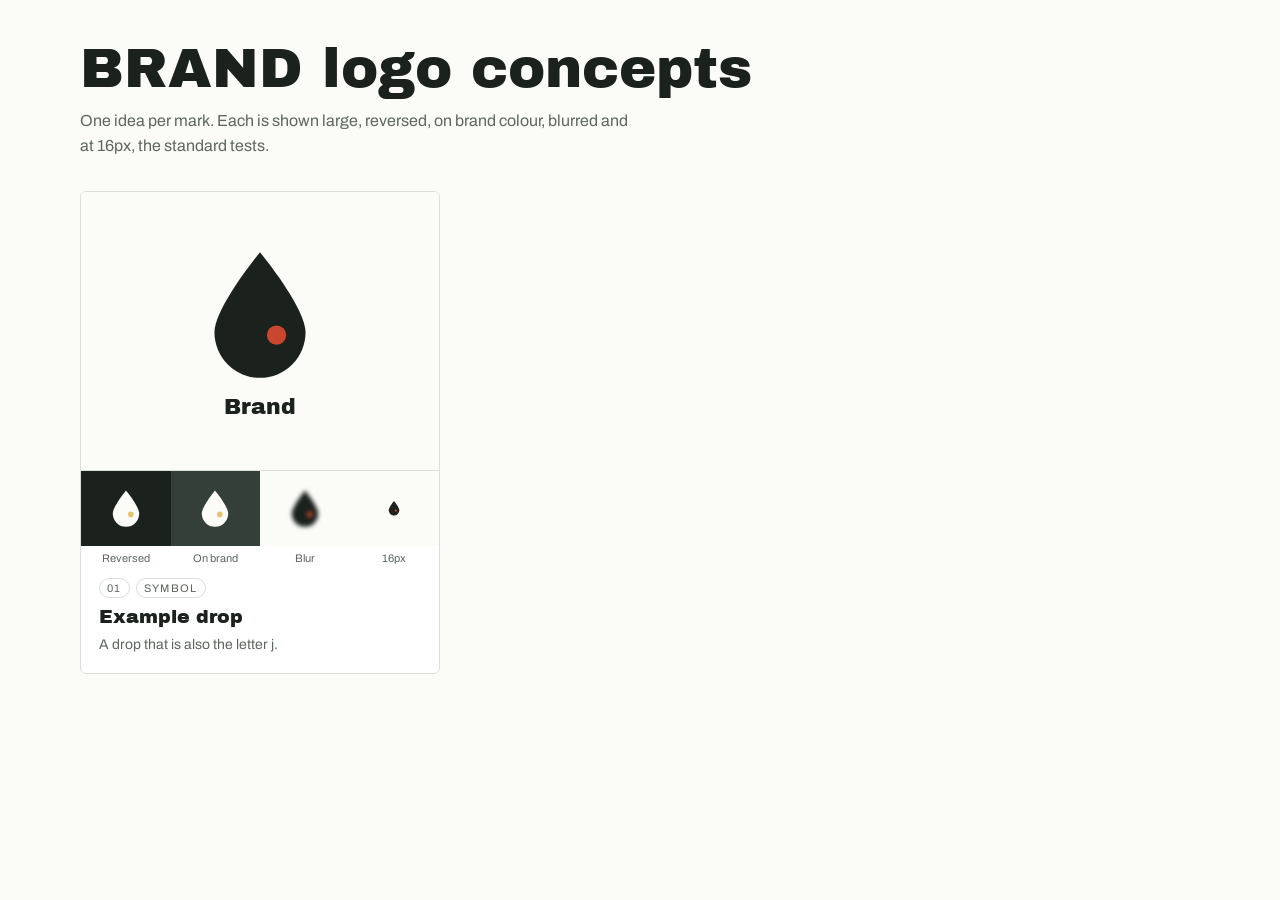
<file: skills/rand/assets/logo-sheet-template.html>
<!doctype html>
<html lang="en">
<head>
<meta charset="utf-8">
<meta name="viewport" content="width=device-width,initial-scale=1">
<title>Logo specimen sheet</title>
<!-- Replace BRAND, the MARKS array and the fonts. Everything else is neutral. -->
<link href="https://fonts.googleapis.com/css2?family=Archivo+Black&family=Archivo:wght@400;600&display=swap" rel="stylesheet">
<style>
:root { --bg:#fbfbf8; --fg:#1b211d; --muted:#5d675f; --line:#dcdfd8; --card:#fff; --brand:#333f38; --accent:#c9462f; --accent-dark:#e6c46f;
  --display:"Archivo Black","Arial Black",system-ui,sans-serif; --text:"Archivo",system-ui,sans-serif; }
@media (prefers-color-scheme: dark){ :root:not([data-theme="light"]){ --bg:#121613; --fg:#eef0ea; --muted:#a2aba3; --line:#2b322d; --card:#1a201c; color-scheme:dark; } }
body{margin:0;background:var(--bg);color:var(--fg);font-family:var(--text)}
.wrap{max-width:1120px;margin:0 auto;padding:40px 16px 64px}
h1{font:400 clamp(32px,5.4vw,56px)/1.02 var(--display);margin:0 0 12px}
.lede{max-width:62ch;color:var(--muted);line-height:1.55;margin:0 0 32px}
.grid{display:grid;grid-template-columns:repeat(auto-fill,minmax(min(100%,330px),1fr));gap:20px}
.card{background:var(--card);border:1px solid var(--line);border-radius:6px;overflow:hidden;min-width:0}
.stage{--ink:#1b211d;--acc:var(--accent);--bg2:#fbfbf8;background:var(--bg2);color:var(--ink);display:grid;place-items:center;aspect-ratio:4/3;padding:20px}
.lockup{display:flex;flex-direction:column;align-items:center;gap:14px}.lockup svg{width:min(46%,150px);height:auto}
.word{font:400 22px/1 var(--display);color:var(--ink)}
.chips{display:grid;grid-template-columns:repeat(4,1fr);border-top:1px solid var(--line)}
.chip{aspect-ratio:1.2;display:grid;place-items:center}.chip svg{width:40px;height:40px}
.dark{--ink:#fbfbf8;--acc:var(--accent-dark);--bg2:#1b211d;background:var(--bg2)}
.brand{--ink:#fbfbf8;--acc:var(--accent-dark);--bg2:var(--brand);background:var(--bg2)}
.paper{--ink:#1b211d;--acc:var(--accent);--bg2:#fbfbf8;background:var(--bg2)}
.blur svg{filter:blur(2.2px)}.fav svg{width:16px;height:16px}
.meta{padding:14px 18px 18px}.meta h2{margin:0 0 6px;font:400 19px/1.15 var(--display)}.meta p{margin:0;color:var(--muted);font-size:14px;line-height:1.5}
.tags{display:flex;gap:6px;margin:0 0 8px;flex-wrap:wrap}.tags span{font-size:11px;letter-spacing:.12em;text-transform:uppercase;color:var(--muted);border:1px solid var(--line);padding:3px 7px;border-radius:99px}
.cap{display:grid;grid-template-columns:repeat(4,1fr);font-size:11px;color:var(--muted);text-align:center;padding:6px 0 0}
</style>
</head>
<body>
<div class="wrap">
  <h1>BRAND logo concepts</h1>
  <p class="lede">One idea per mark. Each is shown large, reversed, on brand colour, blurred and at 16px, the standard tests.</p>
  <div class="grid" id="grid"></div>
</div>
<script>
// Each mark: draw on a 100x100 grid. Use var(--ink) for the main shape, var(--acc) for the accent, var(--bg2) for knock-outs.
var BRAND = "Brand";
var MARKS = [
  { name: "Example drop", genre: "Symbol", idea: "A drop that is also the letter j.", svg: function () { return '<path d="M50 6C50 6 17 46 17 64A33 33 0 0 0 83 64C83 46 50 6 50 6Z" fill="var(--ink)"/><circle cx="62" cy="66" r="7" fill="var(--acc)"/>'; } }
];
var grid = document.getElementById("grid");
function mark(m) { return '<svg viewBox="0 0 100 100" role="img" aria-label="' + m.name + '">' + m.svg() + '</svg>'; }
MARKS.forEach(function (m, i) {
  var c = document.createElement("article"); c.className = "card";
  c.innerHTML = '<div class="stage"><div class="lockup">' + mark(m) + '<div class="word">' + BRAND + '</div></div></div>' +
    '<div class="chips"><div class="chip dark">' + mark(m) + '</div><div class="chip brand">' + mark(m) + '</div><div class="chip paper blur">' + mark(m) + '</div><div class="chip paper fav">' + mark(m) + '</div></div>' +
    '<div class="cap"><span>Reversed</span><span>On brand</span><span>Blur</span><span>16px</span></div>' +
    '<div class="meta"><div class="tags"><span>' + String(i + 1).padStart(2, "0") + '</span><span>' + m.genre + '</span></div><h2>' + m.name + '</h2><p>' + m.idea + '</p></div>';
  grid.appendChild(c);
});
</script>
</body>
</html>
</file>
